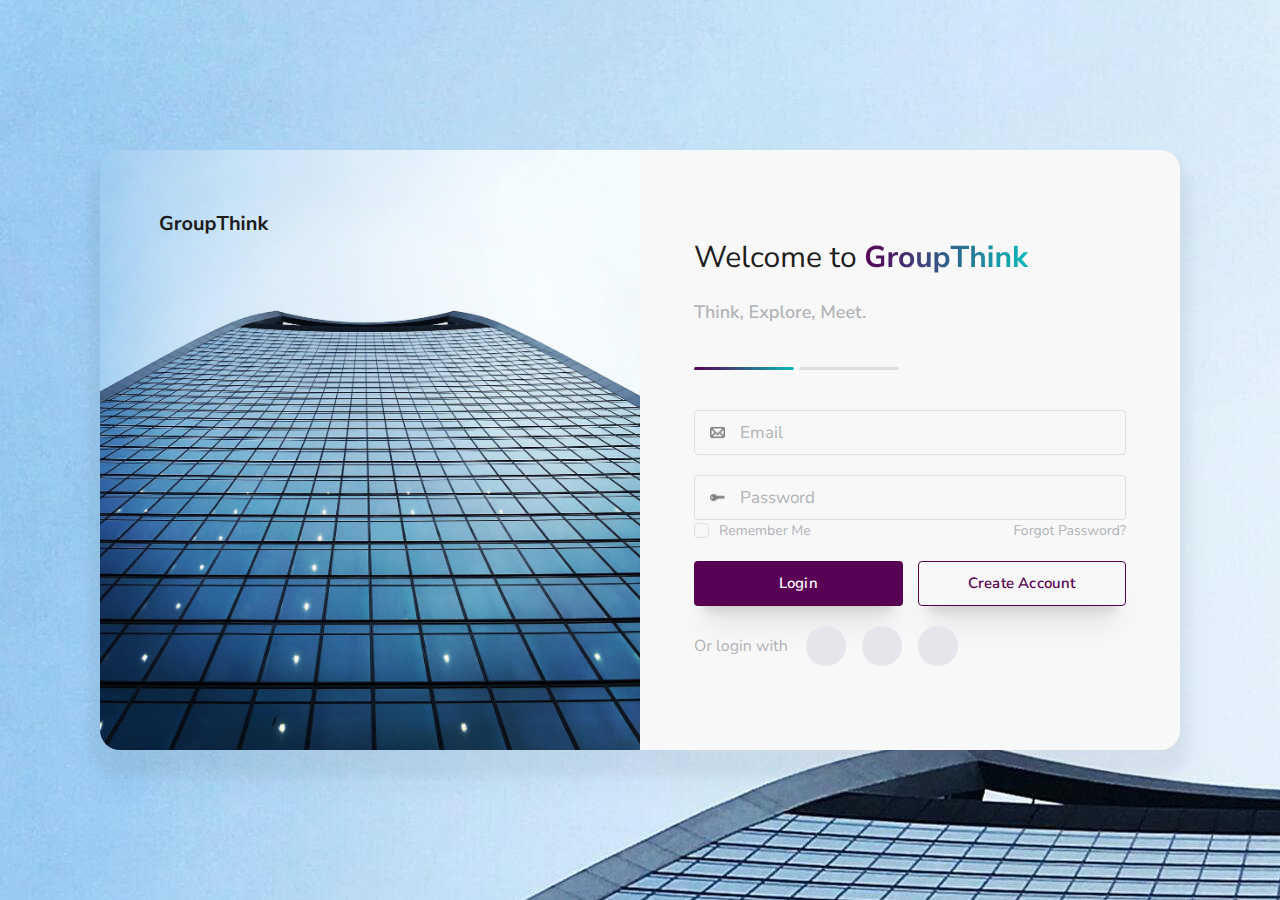
<file: index.html>
<!DOCTYPE html>
<html lang="en" dir="ltr">
    <head>
        <meta charset="utf-8"/>
        <meta name="viewport" content="width=device-width, initial-scale=1"/>
        <meta name="author" content="Jodi-Ann Barrett"/>
        <meta name="description" content="Group Think"/>
        <meta name="keywords" content="HTML, CSS, SEO, JavaScript, Node.js, ES, web, web development, Inheritance, DOM, API, Local Storage"/>
        <link rel="shortcut icon" href="src/images/favicon.png?v=2" type="image/x-icon"/>
        <link rel="preconnect" href="https://fonts.googleapis.com">
        <link rel="preconnect" href="https://fonts.gstatic.com" crossorigin>
        <link rel="stylesheet" href="https://fonts.googleapis.com/css2?family=Nunito+Sans:wght@400;600;700&display=swap">
        <link rel="stylesheet" href="https://cdnjs.cloudflare.com/ajax/libs/font-awesome/6.2.0/css/all.min.css" integrity="sha512-xh6O/CkQoPOWDdYTDqeRdPCVd1SpvCA9XXcUnZS2FmJNp1coAFzvtCN9BmamE+4aHK8yyUHUSCcJHgXloTyT2A==" crossorigin="anonymous" referrerpolicy="no-referrer" />
        <link rel="stylesheet" href="src/stylesheet/index.css" media="all"/>
        <script src="src/scripts/index.js" defer></script>
        <title>Group Think</title>
    </head>
    <body class="index">
        <main>
            <div class="container">
                <div class="center">
                    <div class="login-container-full flexbox">
                        <div class="login-logo-bg">
                            <div class="logo-image"><i class="fa-solid fa-users-rays"></i></div>
                            <div class="logo-name">GroupThink</div>
                        </div>
                        <div class="login-view">
                            <div class="login-view-inner">
                                <h1>Welcome to <span>GroupThink</span></h1>
                                <p class="slogan">Think, Explore, Meet.</p>
                                <div class="flexbox">
                                    <div class="underline current"></div>
                                    <div class="underline"></div>
                                </div>
                                <div class="message"></div>
                                <form novalidate>
                                    <input type="email" class="email" placeholder="Email" required/>
                                    <input type="password" class="password" placeholder="Password" required>
                                    <i class="fa-solid fa-eye" id="toggle-password" title="Show Password"></i>
                                    <div class="form-links flexbox">
                                        <p>
                                            <input type="checkbox" id="remember-me" name="remember-me"/>
                                            <label for="remember-me">Remember Me</label>
                                        </p>
                                        <a href="#">Forgot Password?</a>
                                    </div>
                                    <div class="flexbox">
                                        <input type="button" class="submit" value="Login"/>
                                        <input type="button" class="secondary create-account" value="Create Account"/>
                                    </div>
                                </form>
                                <div class="media-icons-group">
                                    <p class="media-icons-title">Or login with</p>
                                    <div class="media-icons">
                                        <a href="#"><i class="fab fa-facebook-f"></i></a>
                                        <a href="#"><i class="fab fa-linkedin-in"></i></a>
                                        <a href="#"><i class="fab fa-google"></i></a>
                                    </div>
                                </div>
                            </div>
                        </div>
                    </div>
                    <div class="login-container-tablet-mobile">
                        <div class="login-logo-bg">
                            <div class="logo-image"><i class="fa-solid fa-users-rays"></i></div>
                            <h1>Welcome to <span>GroupThink</span></h1>
                            <p class="slogan">Think, Explore, Meet.</p>
                            <div class="flexbox underlines">
                                <div class="underline current"></div>
                                <div class="underline"></div>
                            </div>
                            <div class="login-view">
                                <div class="login-view-inner">
                                    
                                    <div class="message"></div>
                                    <form novalidate>
                                        <input type="email" class="email" placeholder="Email" required/>
                                        <input type="password" class="password" placeholder="Password" required>
                                        <i class="fa-solid fa-eye" id="toggle-password" title="Show Password"></i>
                                        <div class="form-links flexbox">
                                            <p>
                                                <input type="checkbox" id="remember-me" name="remember-me"/>
                                                <label for="remember-me">Remember Me</label>
                                            </p>
                                            <a href="#">Forgot Password?</a>
                                        </div>
                                        <div class="flexbox">
                                            <input type="button" class="submit" value="Login"/>
                                            <input type="button" class="secondary create-account" value="Create Account"/>
                                        </div>
                                    </form>
                                    <div class="media-icons-group">
                                        <p class="media-icons-title">Or login with</p>
                                        <div class="media-icons">
                                            <a href="#"><i class="fab fa-facebook-f"></i></a>
                                            <a href="#"><i class="fab fa-linkedin-in"></i></a>
                                            <a href="#"><i class="fab fa-google"></i></a>
                                        </div>
                                    </div>
                                </div>
                            </div>
                        </div>
                    </div>
                </div>
            </div>
        </main>
        <script>
            let vh = window.innerHeight * 0.01;
            document.documentElement.style.setProperty('--vh', `${vh}px`);
            window.addEventListener('resize', () => {
              vh = window.innerHeight * 0.01;
              document.documentElement.style.setProperty('--vh', `${vh}px`);
            });
       </script>
    </body>
</html>
</file>
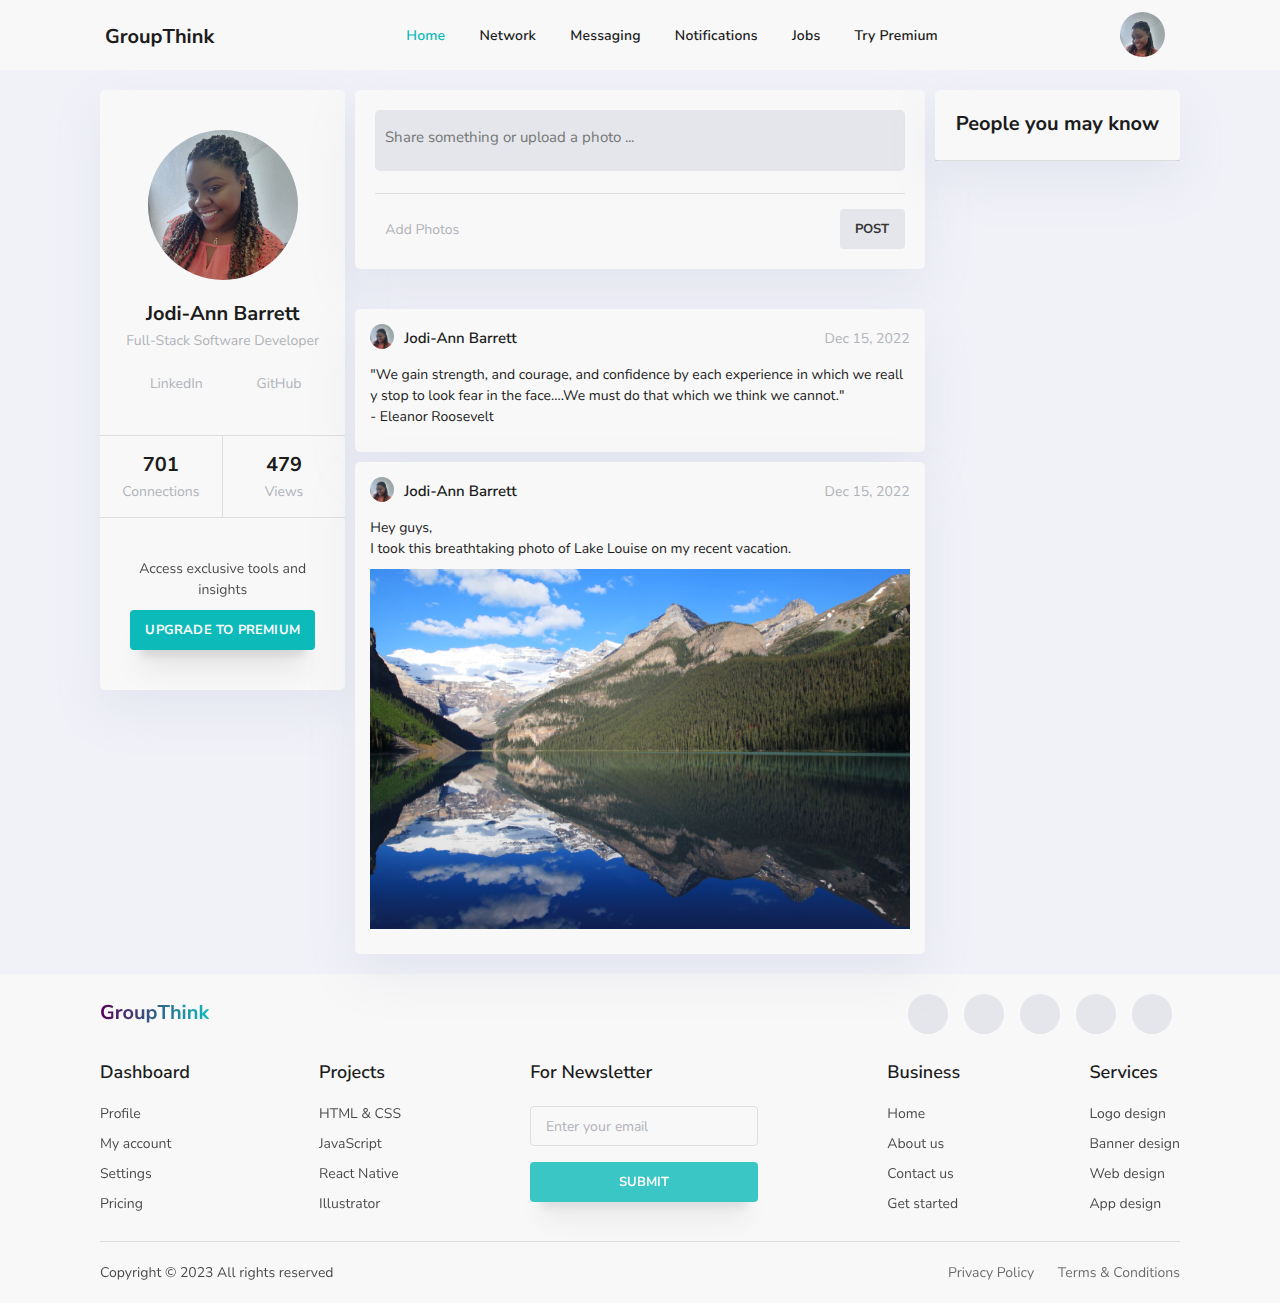
<file: home.html>
<!DOCTYPE html>
<html lang="en" dir="ltr">
    <head>
        <meta charset="utf-8"/>
        <meta name="viewport" content="width=device-width, initial-scale=1"/>
        <meta name="author" content="Jodi-Ann Barrett"/>
        <meta name="description" content="Group Think"/>
        <meta name="keywords" content="HTML, CSS, SEO, JavaScript, Node.js, ES, web, web development, Inheritance, DOM"/>
        <link rel="shortcut icon" href="src/images/favicon.png?v=2" type="image/x-icon"/>
        <link rel="preconnect" href="https://fonts.googleapis.com">
        <link rel="preconnect" href="https://fonts.gstatic.com" crossorigin>
        <link rel="stylesheet" href="https://fonts.googleapis.com/css2?family=Nunito+Sans:wght@400;600;700&display=swap">
        <link rel="stylesheet" href="https://cdnjs.cloudflare.com/ajax/libs/font-awesome/6.2.0/css/all.min.css" integrity="sha512-xh6O/CkQoPOWDdYTDqeRdPCVd1SpvCA9XXcUnZS2FmJNp1coAFzvtCN9BmamE+4aHK8yyUHUSCcJHgXloTyT2A==" crossorigin="anonymous" referrerpolicy="no-referrer" />
        <link rel="stylesheet" href="src/stylesheet/index.css" media="all"/>
        <script src="src/scripts/home.js" defer></script>
        <title>Group Think</title>
    </head>
    <body>
        <main>
            <div class="overlay"></div>
            <header>
                <div class="container flexbox">
                    <div class="login-logo-bg">
                        <div class="logo-image"><i class="fa-solid fa-users-rays"></i></div>
                        <div class="logo-name"><a href="home.html">GroupThink</a></div>
                    </div>
                    <nav class="horizontal">
                        <ul>
                            <li class="default"><a href="#"><i class="fa-sharp fa-solid fa-house"></i> Home</a></li>
                            <li><a href="#"><i class="fa-solid fa-users"></i> Network</a></li>
                            <li><a href="#"><i class="fa-regular fa-envelope"></i> Messaging</a></li>
                            <li><a href="#"><i class="fa-solid fa-circle-exclamation"></i> Notifications</a></li>
                            <li><a href="#"><i class="fa-solid fa-chart-line"></i> Jobs</a></li>
                            <li><a href="#"><i class="fa-solid fa-trophy"></i> Try Premium</a></li>
                        </ul>
                    </nav>
                    <div class="avatar flexbox">
                        <div class="burger-menu"><i class="fa-solid fa-bars"></i></div>
                        <div class="img">
                            <img src="src/images/me.jpeg" alt="Jodi-Ann Barrett"/>
                        </div>
                        <div class="logout">
                            <a href="index.html"><i class="fa-solid fa-power-off" title="Logout"></i></a>
                        </div>                   
                    </div>
                </div>
            </header>
            <div class="container">
                <div class="home-center">
                    <div class="row">
                        <div class="card profile">
                            <div class="profile-info">
                                <div class="img"></div>
                                <div class="title">
                                    <h2>Jodi-Ann Barrett</h2>
                                    <p>Full-Stack Software Developer</p>
                                </div>
                                <div class="connect">
                                    <div class="linkedin">
                                        <i class="fa-solid fa-link"></i>
                                        <a href="https://www.linkedin.com/in/jodiannmoorebarrett/" target="_blank">LinkedIn</a>
                                    </div>
                                    <div class="github">
                                        <i class="fa-brands fa-github"></i>
                                        <a href="https://github.com/moorebarrett-jodiann" target="_blank">GitHub</a>
                                    </div>
                                </div>
                            </div>
                            <div class="views-connections flexbox">
                                <div class="connections">
                                    <p><span class="count">701</span><br>Connections</p>
                                </div>
                                <div class="views">
                                    <p><span class="count">479</span><br>Views</p>
                                </div>
                            </div>
                            <div class="premium-info">
                                <p>Access exclusive tools and insights</p>
                                <button>Upgrade to Premium</button>
                            </div>
                        </div>
                        <div class="card timeline">
                            <div class="timeline-post">
                                <div class="form">
                                    <form novalidate>
                                        <textarea class="post-input" placeholder="Share something or upload a photo ..."></textarea>
                                        <div class="flexbox timeline-post-actions">
                                            <label for="fileInput" class="add-photo-icon"> 
                                                <i class="fa-regular fa-images file-icon"></i>
                                                <p>Add Photos</p>
                                            </label>
                                            <input id="fileInput" type="file" class="post-file" accept="image/*" />
                                            <span class="file-name-selected"></span>
                                            <button class="create-post disabled">Post</button>
                                        </div>
                                    </form>
                                </div>
                            </div>
                            <div class="message"></div>
                            <div class="timeline-container grid">
                                <div class="card">
                                    <div class="post-header flexbox">
                                        <div class="post-profile-pic"><img src="src/images/me.jpeg" alt="Jodi-Ann Barrett"/></div>
                                        <h4 class="profile-name">Jodi-Ann Barrett</h4>
                                        <p class="post-date">Dec 15, 2022</p>
                                    </div>
                                    <div class="post-body">
                                        <p>"We gain strength, and courage, and confidence by each experience in which we really 
                                            stop to look fear in the face....We must do that which we think we cannot."
                                            <br> - Eleanor Roosevelt 
                                        </p>
                                    </div>
                                </div>
                                <div class="card">
                                    <div class="post-header flexbox">
                                        <div class="post-profile-pic"><img src="src/images/me.jpeg" alt="Jodi-Ann Barrett"/></div>
                                        <h4 class="profile-name">Jodi-Ann Barrett</h4>
                                        <p class="post-date">Dec 15, 2022</p>
                                    </div>
                                    <div class="post-body">
                                        <p>Hey guys, <br> I took this breathtaking photo of Lake Louise on my recent vacation.</p>
                                        <div class="post-body-img">
                                            <img src="src/images/lake-louise.jpg"/>
                                        </div>
                                    </div>
                                </div>
                            </div>
                        </div>
                        <div class="card users">
                            <div class="heading">
                                <h2>People you may know</h2>
                            </div>
                            <div class="users">

                            </div>
                        </div>
                    </div>
                </div>
            </div>
            <footer>
                <div class="container">
                    <div class="top">
                        <div class="logo-details">
                            <span class="logo-name">GroupThink</span>
                        </div>
                        <div class="media-icons">
                            <a href="#"><i class="fab fa-facebook-f"></i></a>
                            <a href="#"><i class="fab fa-twitter"></i></a>
                            <a href="#"><i class="fab fa-instagram"></i></a>
                            <a href="#"><i class="fab fa-linkedin-in"></i></a>
                            <a href="#"><i class="fab fa-youtube"></i></a>
                        </div>
                    </div>
                    <div class="link-boxes">
                        <ul class="box">
                            <li class="link-name">Dashboard</li>
                            <li><a href="#">Profile</a></li>
                            <li><a href="#">My account</a></li>
                            <li><a href="#">Settings</a></li>
                            <li><a href="#">Pricing</a></li>
                        </ul>
                        <ul class="box">
                            <li class="link-name">Projects</li>
                            <li><a href="#">HTML & CSS</a></li>
                            <li><a href="#">JavaScript</a></li>
                            <li><a href="#">React Native</a></li>
                            <li><a href="#">Illustrator</a></li>
                        </ul>
                        <ul class="box input-box">
                            <li class="link-name">For Newsletter</li>
                            <li><input class="input-field" type="text" placeholder="Enter your email"/></li>
                            <li><input type="button" value="SUBMIT"/></li>
                        </ul>
                        <ul class="box">
                            <li class="link-name">Business</li>
                            <li><a href="#">Home</a></li>
                            <li><a href="#">About us</a></li>
                            <li><a href="#">Contact us</a></li>
                            <li><a href="#">Get started</a></li>
                        </ul>
                        <ul class="box">
                            <li class="link-name">Services</li>
                            <li><a href="#">Logo design</a></li>
                            <li><a href="#">Banner design</a></li>
                            <li><a href="#">Web design</a></li>
                            <li><a href="#">App design</a></li>
                        </ul>
                    </div>
                    <div class="bottom-text">
                        <span class="copyright-text">Copyright © 2023 All rights reserved</span>
                        <span class="policy-terms">
                            <a href="#">Privacy Policy</a>
                            <a href="#">Terms & Conditions</a>
                        </span>
                    </div>
                </div>
            </footer>
        </main>
        <script>
            let vh = window.innerHeight * 0.01;
            document.documentElement.style.setProperty('--vh', `${vh}px`);
            window.addEventListener('resize', () => {
              vh = window.innerHeight * 0.01;
              document.documentElement.style.setProperty('--vh', `${vh}px`);
            });
       </script>
    </body>
</html>
</file>
<file: src/stylesheet/index.css>
@import "./base.css";
@import "./home.css";

/**************************************************/
/*****      DESKTOP LOGIN PAGE               ******/
/**************************************************/

@media only screen and (min-width: 923px) { 
    .center .login-container-tablet-mobile {
        display: none;
    }

    .center .login-container-full {
        width: 100%;
        height: 600px;
        box-shadow: rgba(0, 0, 0, 0.03) 0px 26px 30px 10px, rgba(0, 0, 0, 0.03) 0px 16px 10px 10px;
        border-radius: 20px;
    }

    .center .login-container-full .login-logo-bg, .login-view {
        width: 50%;
        padding: 5%;
    }

    .center .login-container-full .login-view {
        min-width: 400px;
    }

    .center .login-container-full .login-logo-bg {
        background: #fff url("../images/logo-bg.jpg") center center / cover no-repeat;
        border-top-left-radius: 20px;
        border-bottom-left-radius: 20px;
    }

    .center .login-container-full .login-logo-bg .logo-image, .logo-name {
        display: inline;
        margin-right: 5px;
        font-size: 20px;
    }

    .center .login-container-full .login-logo-bg .logo-image i {
        background: -moz-linear-gradient(top, var(--app-purple) 0%, var(--app-light-blue) 100%);
        background: -webkit-linear-gradient(top, var(--app-purple) 0%, var(--app-light-blue) 100%);
        background: linear-gradient(to right, var(--app-purple) 0%, var(--app-light-blue) 100%);
        -webkit-background-clip: text;
        -moz-background-clip: text;
        background-clip: text;
        -webkit-text-fill-color: transparent;
        font-size: 25px;
    }

    .center .login-container-full .login-logo-bg .logo-name {
        font-weight: 700;
        color: var(--app-dark-text-color);
    }

    .center .login-container-full .login-view {
        background-color: var(--app-white-bg);
        border-top-right-radius: 20px;
        border-bottom-right-radius: 20px;
        display: grid;
        place-items: center;
    }

    .center .login-container-full .login-view h1 {
        color: var(--app-dark-text-color);
        font-size: 30px;
        font-weight: 400;
    }

    .center .login-container-full .login-view h1 span {
        font-weight: 700;
        background: -webkit-linear-gradient(left, var(--app-purple) , var(--app-light-blue));
        background: -o-linear-gradient(right, var(--app-purple), var(--app-light-blue));
        background: -moz-linear-gradient(right, var(--app-purple), var(--app-light-blue));
        background: linear-gradient(to right, var(--app-purple) , var(--app-light-blue)); 
        -webkit-background-clip: text;
        background-clip: text;
        -webkit-text-fill-color: transparent;
    }

    .center .login-container-full .login-view .underline {
        width: 100px;
        margin-right: 5px;
        height: 3px;
        background-color: rgba(0, 0, 0, 0.1);
        border-radius: 50px;
    }

    .center .login-container-full .login-view .underline:first-child {
        background-image: linear-gradient(to right, var(--app-purple) 0%, var(--app-light-blue) 100%);
    }

    .center .login-container-full .login-view .slogan {
        color: var(--app-medium-grey);
        font-weight: 600;
        font-size: 18px;
        margin: 20px 0px 40px 0px;
    }

    .center .login-container-full .login-view .underline + .underline {
        margin-right: 15px;
    }

    .center .login-container-full .login-view .message {
        text-align: left;
    }

    .center .login-container-full .login-view form input:not([type="checkbox"]) {
        width: 100%;
        height: 45px;
        padding: 0 0 0 45px;
        border: 1px solid rgba(0, 0, 0, 0.1);
        background-color: transparent;
        border-radius: 4px;
        font-size: 17px;
        font-weight: 400;
        text-align: left;
        transition: border 0.4s ease-in-out;
    }

    .center .login-container-full .login-view form .form-links p input[type="checkbox"] {
        width: 15px;
        height: 15px;
        border: 1px solid rgba(0, 0, 0, 0.1);
        background-color: transparent;
        border-radius: 4px;
    }

    .center .login-container-full .login-view form input:not([type="checkbox"]):focus {
        border: 1px solid rgba(56, 0, 54, 0.366);
    }

    .center .login-container-full .login-view form input:not([type="checkbox"])::placeholder {
        color: var(--app-medium-grey);
        font-size: 17px;
    }

    .center .login-container-full .login-view form input.email {
        background:  rgb(255 255 255 / 0.1) url("../images/mail.png") no-repeat 15px 14px;
        background-size: 15px;
    }

    .center .login-container-full .login-view form input.password {
        background:  rgb(255 255 255 / 0.1) url("../images/key.png") no-repeat 15px 14px;
        background-size: 15px;
    }

    .center .login-container-full .login-view form #toggle-password {
        color: var(--app-medium-grey);
        font-size: 15px;
        margin-left: 92%;
        cursor: pointer;
        bottom: 35px;
        position: relative;
    }

    .center .login-container-full .login-view form input[type="button"] {
        height: 45px;
        width: 100%;
        text-align: center;
        border-radius: 4px;
        box-shadow: rgba(0, 0, 0, 0.1) 0px 26px 30px -10px, rgba(0, 0, 0, 0.1) 0px 16px 10px -10px;
        font-size: 15px;
        font-weight: 600;
        letter-spacing: 0.2px;
        transition: all 0.4s ease-in-out;
        background-color: var(--app-purple);
        margin-top: 20px;
        padding: 0 10px;
        color: var(--app-light-text-color);
    }

    .center .login-container-full .login-view form input[type="button"]:hover {
        background-color: var(--app-purple-hover);
    }

    .center .login-container-full .login-view form input[type="button"].secondary {
        background-color: transparent;
        border: 1px solid var(--app-purple);
        color: var(--app-purple);
    }

    .center .login-container-full .login-view form input[type="button"].secondary:hover {
        background-color: var(--app-purple-hover);
        color: var(--app-light-text-color)
    }

    .center .login-container-full .login-view form input[type="button"] + input[type="button"] {
        margin-left: 15px;
    }

    .center .login-container-full .login-view form input + input {
        margin-top: 20px;
    }

    .center .login-container-full .login-view form .form-links {
        width: 100%;
        display: flex;
        justify-content: space-between;
    }

    .center .login-container-full .login-view form .form-links p, a {
        color: var(--app-medium-grey);
        font-size: 14px;
        font-weight: 400;
        text-decoration: none;
    }

    .center .login-container-full .login-view form .form-links p {
        display: flex;
        align-items: center
    }

    .center .login-container-full .login-view form .form-links p input {
        margin-right: 10px;
    }

    .center .login-container-full .login-view form .form-links a {
        transition: color 0.4s ease-in-out;
    }

    .center .login-container-full .login-view form .form-links a:hover {
        color: var(--app-purple-hover);
    }
    
    .center .login-container-full .login-view .media-icons-group {
        display: flex;
        margin-top: 20px;
        align-items: center;
    }

    .center .login-container-full .login-view .media-icons-title {
        color: var(--app-medium-grey);
        margin-right: 10px;
    }    

    .center .login-container-full .login-view .media-icons {
        display: flex;
    }    
    
    .center .login-container-full .login-view .media-icons a {
        height: 40px;
        width: 40px;
        margin: 0 8px;
        border-radius: 50%;
        text-align: center;
        line-height: 40px;
        color: var(--app-dark-text-color);
        font-size: 17px;
        text-decoration: none;
        transition: all 0.4s ease;
    }
    
    .center .login-container-full .login-view .media-icons a:nth-child(1) {
        background: var(--app-light-grey);
    }
    
    .center .login-container-full .login-view .media-icons a:nth-child(1):hover {
        color: #4267b2;
        transform: translateY(-3px);
    }
      
    .center .login-container-full .login-view .media-icons a:nth-child(2) {
        background: var(--app-light-grey);
    }
    
    .center .login-container-full .login-view .media-icons a:nth-child(2):hover {
        color: #0077b5;
        transform: translateY(-3px);
    }
    
    .center .login-container-full .login-view .media-icons a:nth-child(3) {
        background: var(--app-light-grey);
    }
    
    .center .login-container-full .login-view .media-icons a:nth-child(3):hover {
        color: #ff0000;
        transform: translateY(-3px);
    }
}

/**************************************************/
/*****      TABLET/MOBILE LOGIN PAGE         ******/
/**************************************************/

/* Show hamburger icon when screen width is below 922px */
@media only screen and (max-width: 922px) {
    .center .login-container-full {
        display: none;
    }

    .center .login-container-tablet-mobile {
        width: 50%;
        height: 600px;
        box-shadow: rgba(0, 0, 0, 0.03) 0px 26px 30px 10px, rgba(0, 0, 0, 0.03) 0px 16px 10px 10px;
        border-radius: 20px;
        position: absolute;
    }

    .center .login-container-tablet-mobile {
        min-width: 400px;
    }
    
    .center .login-container-tablet-mobile .login-logo-bg {
        height: 100%;
        width: 100%;
        padding: 5%;
    }

    .center .login-container-tablet-mobile .login-logo-bg {
        background: #fff url("../images/logo-bg.jpg") center center / cover no-repeat;
        border-radius: 20px;
        text-align: center;
    }

    .center .login-container-tablet-mobile .login-logo-bg .logo-image {
        text-align: center;
        font-size: 20px;
    }
    
    .center .login-container-tablet-mobile .login-logo-bg .logo-image i {
        background: -moz-linear-gradient(top, var(--app-purple) 0%, var(--app-light-blue) 100%);
        background: -webkit-linear-gradient(top, var(--app-purple) 0%, var(--app-light-blue) 100%);
        background: linear-gradient(to right, var(--app-purple) 0%, var(--app-light-blue) 100%);
        -webkit-background-clip: text;
        -moz-background-clip: text;
        background-clip: text;
        -webkit-text-fill-color: transparent;
        font-size: 30px;
    }

    .center .login-container-tablet-mobile .login-logo-bg h1 {
        color: var(--app-dark-text-color);
        font-size: 30px;
        font-weight: 400;
    }

    .center .login-container-tablet-mobile .login-logo-bg h1 span {
        font-weight: 700;
        background: -webkit-linear-gradient(left, var(--app-purple) , var(--app-light-blue));
        background: -o-linear-gradient(right, var(--app-purple), var(--app-light-blue));
        background: -moz-linear-gradient(right, var(--app-purple), var(--app-light-blue));
        background: linear-gradient(to right, var(--app-purple) , var(--app-light-blue)); 
        -webkit-background-clip: text;
        background-clip: text;
        -webkit-text-fill-color: transparent;
    }

    .center .login-container-tablet-mobile .login-logo-bg .flexbox.underlines {
        width: 100%;
        display: flex;
        justify-content: center;
        margin: 20px 0;
    }
    
    .center .login-container-tablet-mobile .login-logo-bg .underline {
        width: 100px;
        margin-right: 5px;
        height: 3px;
        background-color: rgba(0, 0, 0, 0.1);
        border-radius: 50px;
    }

    .center .login-container-tablet-mobile .login-logo-bg .underline:first-child {
        background-image: linear-gradient(to right, var(--app-purple) 0%, var(--app-light-blue) 100%);
    }

    .center .login-container-tablet-mobile .login-logo-bg .slogan {
        color: var(--app-medium-grey);
        font-weight: 600;
        font-size: 18px;
    }

    .center .login-container-tablet-mobile .login-logo-bg .underline + .underline {
        margin-right: 15px;
    }

    .center .login-container-tablet-mobile .login-view {
        background: rgba(255, 255, 255, 0);
        box-shadow: 0 4px 30px rgba(0, 0, 0, 0.1);
        backdrop-filter: blur(4.7px);
        -webkit-backdrop-filter: blur(4.7px);
        border: 1px solid rgba(255, 255, 255, 0.19);
        border-radius: 10px;
        display: grid;
        place-items: center;
        padding: 5% 5% 10% 5%;
    }

    .center .login-container-tablet-mobile .login-view .message {
        text-align: left;
    }

    .center .login-container-tablet-mobile .login-view form input:not([type="checkbox"]) {
        width: 100%;
        height: 45px;
        padding: 0 0 0 45px;
        border: 1px solid rgba(255, 255, 255, 0.4);
        background-color: transparent;
        border-radius: 4px;
        font-size: 17px;
        font-weight: 400;
        text-align: left;
        transition: border 0.4s ease-in-out;
        color: var(--app-light-text-color);
    }

    .center .login-container-tablet-mobile .login-view form .form-links p input[type="checkbox"] {
        width: 15px;
        height: 15px;
        border: 1px solid rgba(255, 255, 255, 0.4);
        background-color: transparent;
        border-radius: 4px;
    }

    .center .login-container-tablet-mobile .login-view form input:not([type="checkbox"]):focus {
        border: 1px solid rgba(56, 0, 54, 0.366);
    }

    .center .login-container-tablet-mobile .login-view form input:not([type="checkbox"])::placeholder {
        color: var(--app-light-text-color);
        font-size: 17px;
    }

    .center .login-container-tablet-mobile .login-view form input.email {
        background: rgba(255, 255, 255, 0.1) url("../images/mail2.png") no-repeat 15px 14px;
        background-size: 15px;
    }

    .center .login-container-tablet-mobile .login-view form input.password {
        background: rgba(255, 255, 255, 0.1) url("../images/key2.png") no-repeat 15px 14px;
        background-size: 15px;
    }

    .center .login-container-tablet-mobile .login-view form #toggle-password {
        color: var(--app-light-text-color);
        font-size: 15px;
        margin-left: 85%;
        cursor: pointer;
        bottom: 35px;
        position: relative;
    }

    .center .login-container-tablet-mobile .login-view form input[type="button"] {
        height: 45px;
        width: 100%;
        text-align: center;
        border-radius: 4px;
        box-shadow: rgba(0, 0, 0, 0.1) 0px 26px 30px -10px, rgba(0, 0, 0, 0.1) 0px 16px 10px -10px;
        font-size: 15px;
        font-weight: 600;
        letter-spacing: 0.2px;
        transition: all 0.4s ease-in-out;
        background-color: var(--app-purple);
        margin-top: 20px;
        padding: 0 10px;
        color: var(--app-light-text-color);
    }

    .center .login-container-tablet-mobile .login-view form input[type="button"]:hover {
        background-color: var(--app-purple-hover);
    }

    .center .login-container-tablet-mobile .login-view form input[type="button"].secondary {
        background-color: var(--app-light-grey);
        color: var(--app-purple);
    }

    .center .login-container-tablet-mobile .login-view form input[type="button"].secondary:hover {
        background-color: var(--app-purple-hover);
        color: var(--app-light-text-color)
    }

    .center .login-container-tablet-mobile .login-view form input[type="button"] + input[type="button"] {
        margin-left: 15px;
    }

    .center .login-container-tablet-mobile .login-view form input + input {
        margin-top: 20px;
    }

    .center .login-container-tablet-mobile .login-view form .form-links {
        width: 100%;
        display: flex;
        justify-content: space-between;
    }

    .center .login-container-tablet-mobile .login-view form .form-links p, a {
        color: var(--app-light-text-color);
        font-size: 14px;
        font-weight: 400;
        text-decoration: none;
    }

    .center .login-container-tablet-mobile .login-view form .form-links p {
        display: flex;
        align-items: center
    }

    .center .login-container-tablet-mobile .login-view form .form-links p input {
        margin-right: 10px;
    }

    .center .login-container-tablet-mobile .login-view form .form-links a {
        transition: color 0.4s ease-in-out;
    }

    .center .login-container-tablet-mobile .login-view form .form-links a:hover {
        color: var(--app-purple-hover);
    }
    
    .center .login-container-tablet-mobile .login-view .media-icons-group {
        display: flex;
        margin-top: 20px;
        align-items: center;
        justify-content: center;
    }

    .center .login-container-tablet-mobile .login-view .media-icons-title {
        color: var(--app-light-text-color);
        margin-right: 10px;
    }    

    .center .login-container-tablet-mobile .login-view .media-icons {
        display: flex;
    }     
    
    .center .login-container-tablet-mobile .login-view .media-icons a {
        height: 40px;
        width: 40px;
        margin: 0 8px;
        border-radius: 50%;
        text-align: center;
        line-height: 40px;
        color: var(--app-dark-text-color);
        font-size: 17px;
        text-decoration: none;
        transition: all 0.4s ease;
    }
    
    .center .login-container-tablet-mobile .login-view .media-icons a:nth-child(1) {
        background: var(--app-light-grey);
    }
    
    .center .login-container-tablet-mobile .login-view .media-icons a:nth-child(1):hover {
        color: #4267b2;
        transform: translateY(-3px);
    }
      
    .center .login-container-tablet-mobile .login-view .media-icons a:nth-child(2) {
        background: var(--app-light-grey);
    }
    
    .center .login-container-tablet-mobile .login-view .media-icons a:nth-child(2):hover {
        color: #0077b5;
        transform: translateY(-3px);
    }
    
    .center .login-container-tablet-mobile .login-view .media-icons a:nth-child(3) {
        background: var(--app-light-grey);
    }
    
    .center .login-container-tablet-mobile .login-view .media-icons a:nth-child(3):hover {
        color: #ff0000;
        transform: translateY(-3px);
    }
}
</file>
